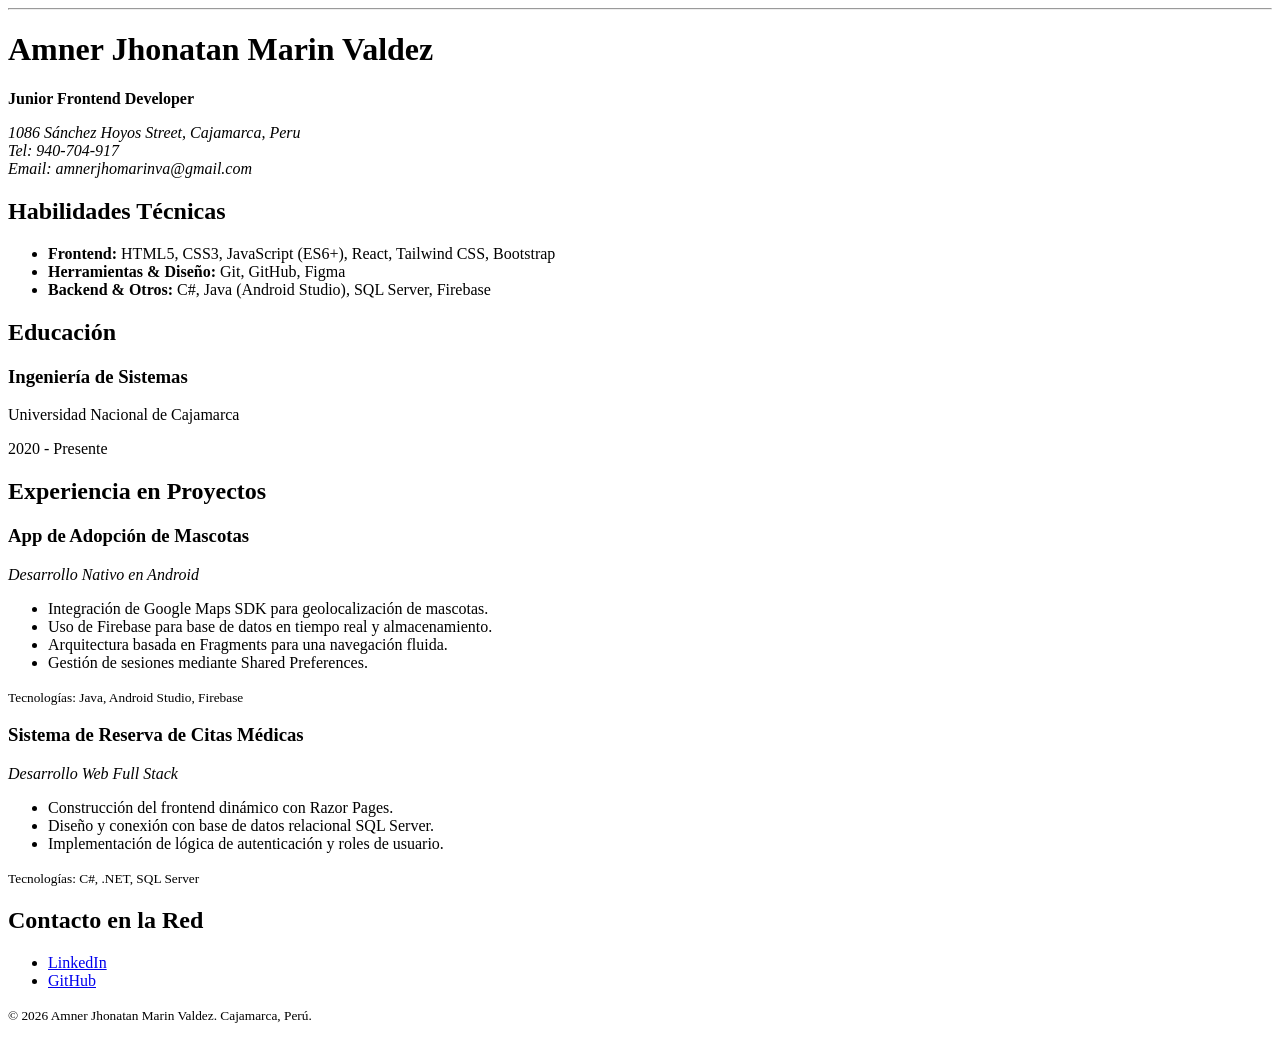
<file: 01-Single-PageCV/index.html>
<!DOCTYPE html>
<html lang="es">

<head>
    <meta charset="UTF-8">
    <meta name="viewport" content="width=device-width, initial-scale=1.0">
    <meta name="description" content="Curriculum Vitae de Amner Jhonatan Marin Valdez - Junior Frontend Developer. Estudiante de Ingeniería de Sistemas">
    <meta name="author" content="Amner Jhonatan Marin Valdez">
    <meta name="robots" content="index, follow">

    <meta property="og:title" content="Amner Jhonatan Marin Valdez | Junior Frontend Developer">
    <meta property="og:description" content="Explora mi portafolio y experiencia en desarrollo web y móvil.">
    <meta property="og:image" content="images/cv_102350.png">
    <meta property="og:url" content="http://127.0.0.1:5500/Single-PageCV/index.html">
    <meta property="og:type" content="profile">

    <link rel="icon" type="image/x-icon" href="images/cv_102350.ico"> <title>CV | Amner Jhonatan Marin Valdez</title>
</head>

<body>
    <hr>
    <header>
        <h1>Amner Jhonatan Marin Valdez</h1>
        <p><strong>Junior Frontend Developer</strong></p>
        <address>
            1086 Sánchez Hoyos Street, Cajamarca, Peru<br>
            Tel: 940-704-917<br>
            Email: amnerjhomarinva@gmail.com
        </address>
    </header>


    <main>
        <section id="skills">
            <h2>Habilidades Técnicas</h2>
            <ul>
                <li><strong>Frontend:</strong> HTML5, CSS3, JavaScript (ES6+), React, Tailwind CSS, Bootstrap</li>
                <li><strong>Herramientas & Diseño:</strong> Git, GitHub, Figma</li>
                <li><strong>Backend & Otros:</strong> C#, Java (Android Studio), SQL Server, Firebase</li>
            </ul>
        </section>

        <section id="education">
            <h2>Educación</h2>
            <article>
                <h3>Ingeniería de Sistemas</h3>
                <p>Universidad Nacional de Cajamarca</p>
                <time datetime="2020">2020</time> - Presente
            </article>
        </section>

        <section id="experience">
            <h2>Experiencia en Proyectos</h2>

            <article>
                <h3>App de Adopción de Mascotas</h3>
                <p><em>Desarrollo Nativo en Android</em></p>
                <ul>
                    <li>Integración de Google Maps SDK para geolocalización de mascotas.</li>
                    <li>Uso de Firebase para base de datos en tiempo real y almacenamiento.</li>
                    <li>Arquitectura basada en Fragments para una navegación fluida.</li>
                    <li>Gestión de sesiones mediante Shared Preferences.</li>
                </ul>
                <p><small>Tecnologías: Java, Android Studio, Firebase</small></p>
            </article>

            <article>
                <h3>Sistema de Reserva de Citas Médicas</h3>
                <p><em>Desarrollo Web Full Stack</em></p>
                <ul>
                    <li>Construcción del frontend dinámico con Razor Pages.</li>
                    <li>Diseño y conexión con base de datos relacional SQL Server.</li>
                    <li>Implementación de lógica de autenticación y roles de usuario.</li>
                </ul>
                <p><small>Tecnologías: C#, .NET, SQL Server</small></p>
            </article>
        </section>

        <section id="social">
            <h2>Contacto en la Red</h2>
            <nav>
                <ul>
                    <li><a href="https://www.linkedin.com/in/amner-marinva" target="_blank" rel="noopener">LinkedIn</a></li>
                    <li><a href="https://github.com/AmnerMarin" target="_blank" rel="noopener">GitHub</a></li>
                </ul>
            </nav>
        </section>
    </main>

    <footer>
        <p><small>&copy; 2026 Amner Jhonatan Marin Valdez. Cajamarca, Perú.</small></p>
    </footer>

</body>

</html>
</file>
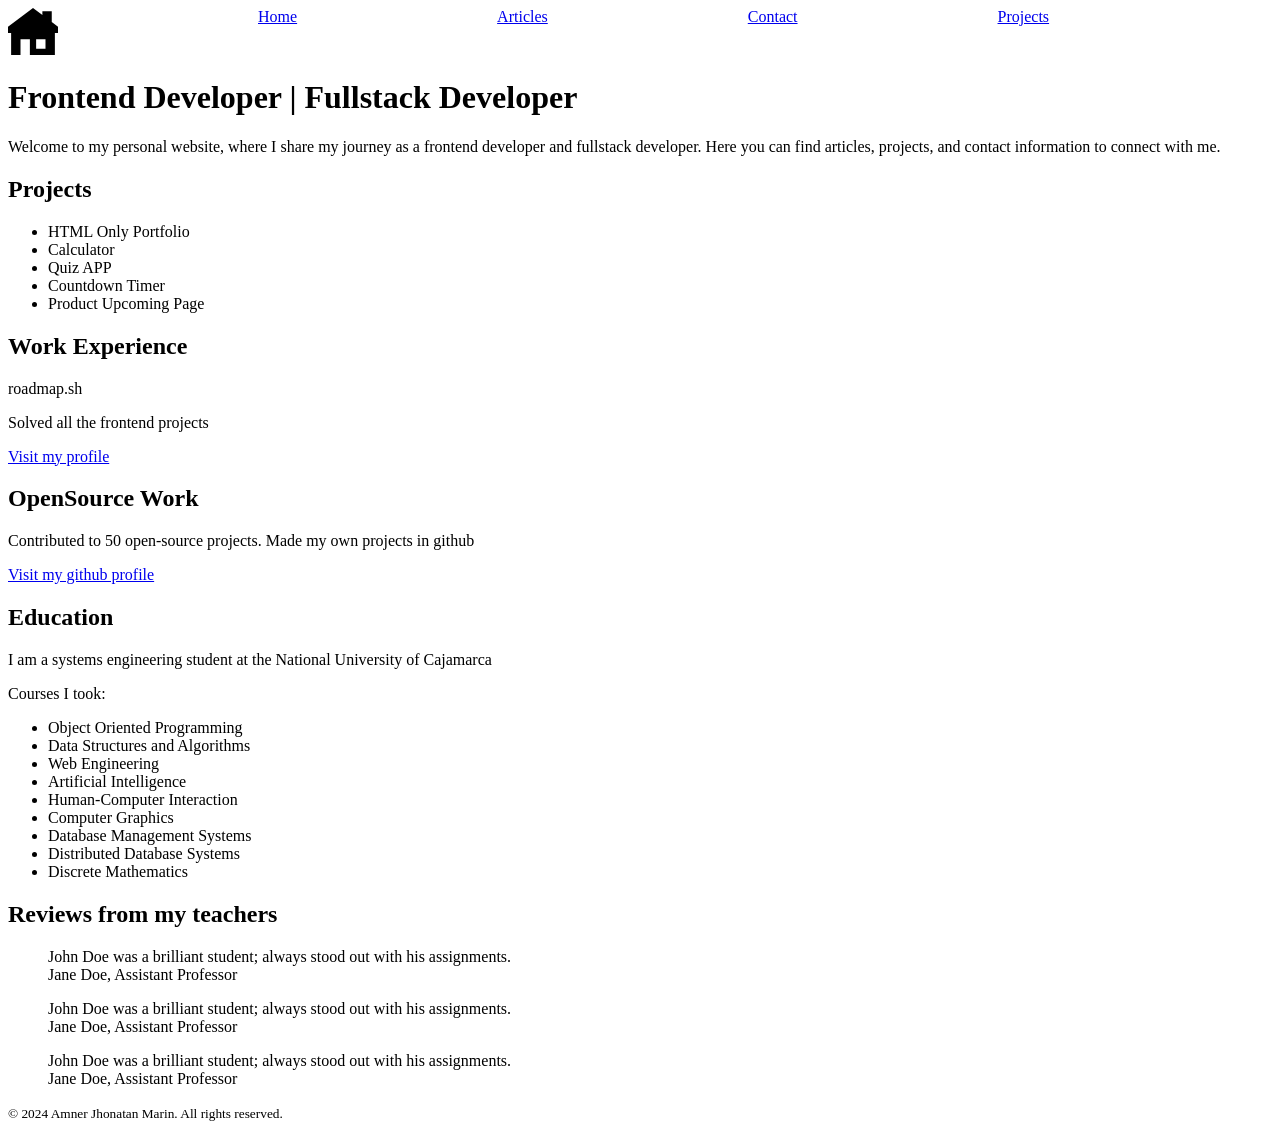
<file: 02-Basic-HTML-Website/index.html>
<!DOCTYPE html>
<html lang="en">

<head>
    <meta charset="UTF-8">
    <meta name="viewport" content="width=device-width, initial-scale=1.0">
    <title>Basic HTML Website | Home</title>
    <link rel="stylesheet" href="styles.css">
    <meta name="author" content="Amner Jhonatan Marin">
    <meta name="description"
        content="Personal website of Amner Jhonatan Marin, a frontend developer and fullstack developer. Here you can find articles, projects, and contact information to connect with me.">
    <meta name="keywords"
        content="frontend developer, fullstack developer, personal website, articles, projects, contact information">
</head>

<body>
    <nav>
        <img src="home.svg" alt="home" width="50">
        <a href="index.html">Home</a>
        <a href="articles.html">Articles</a>
        <a href="contact.html">Contact</a>
        <a href="projects.html">Projects</a>
    </nav>

    <header>
        <h1>Frontend Developer | Fullstack Developer</h1>
        <p>Welcome to my personal website, where I share my journey as a frontend developer and fullstack developer.
            Here you can find articles, projects, and contact information to connect with me.</p>
    </header>

    <main>
        <section>
            <article>
                <h2>Projects</h2>
                <ul>
                    <li>HTML Only Portfolio</li>
                    <li>Calculator</li>
                    <li>Quiz APP</li>
                    <li>Countdown Timer</li>
                    <li>Product Upcoming Page</li>
                </ul>
            </article>

            <article>
                <h2>Work Experience</h2>
                <p>roadmap.sh</p>
                <p>Solved all the frontend projects</p>
                <a href="https://roadmap.sh/u/amnermarin" rel="noopener noreferrer nofollow" target="_blank">Visit my
                    profile</a>
            </article>

            <article>
                <h2>OpenSource Work</h2>
                <p>Contributed to 50 open-source projects. Made my own projects in github</p>
                <a href="https://github.com/AmnerMarin" rel="noopener noreferrer nofollow" target="_blank">Visit my
                    github profile</a>
            </article>

            <article>
                <h2>Education</h2>
                <p>I am a systems engineering student at the National University of Cajamarca</p>
                <p>Courses I took:</p>
                <ul>
                    <li>Object Oriented Programming</li>
                    <li>Data Structures and Algorithms</li>
                    <li>Web Engineering</li>
                    <li>Artificial Intelligence</li>
                    <li>Human-Computer Interaction</li>
                    <li>Computer Graphics</li>
                    <li>Database Management Systems</li>
                    <li>Distributed Database Systems</li>
                    <li>Discrete Mathematics</li>
                </ul>
            </article>
        </section>

        <aside>
            <h2>Reviews from my teachers</h2>
            <blockquote>
                <p>John Doe was a brilliant student; always stood out with his assignments.<br>
                    Jane Doe, Assistant Professor</p>
            </blockquote>
            <blockquote>
                <p>John Doe was a brilliant student; always stood out with his assignments.<br>
                    Jane Doe, Assistant Professor</p>
            </blockquote>
            <blockquote>
                <p>John Doe was a brilliant student; always stood out with his assignments.<br>
                    Jane Doe, Assistant Professor</p>
            </blockquote>
        </aside>
    </main>

    <footer>
        <small>&copy; 2024 Amner Jhonatan Marin. All rights reserved.</small>
    </footer>
</body>

</html>
</file>
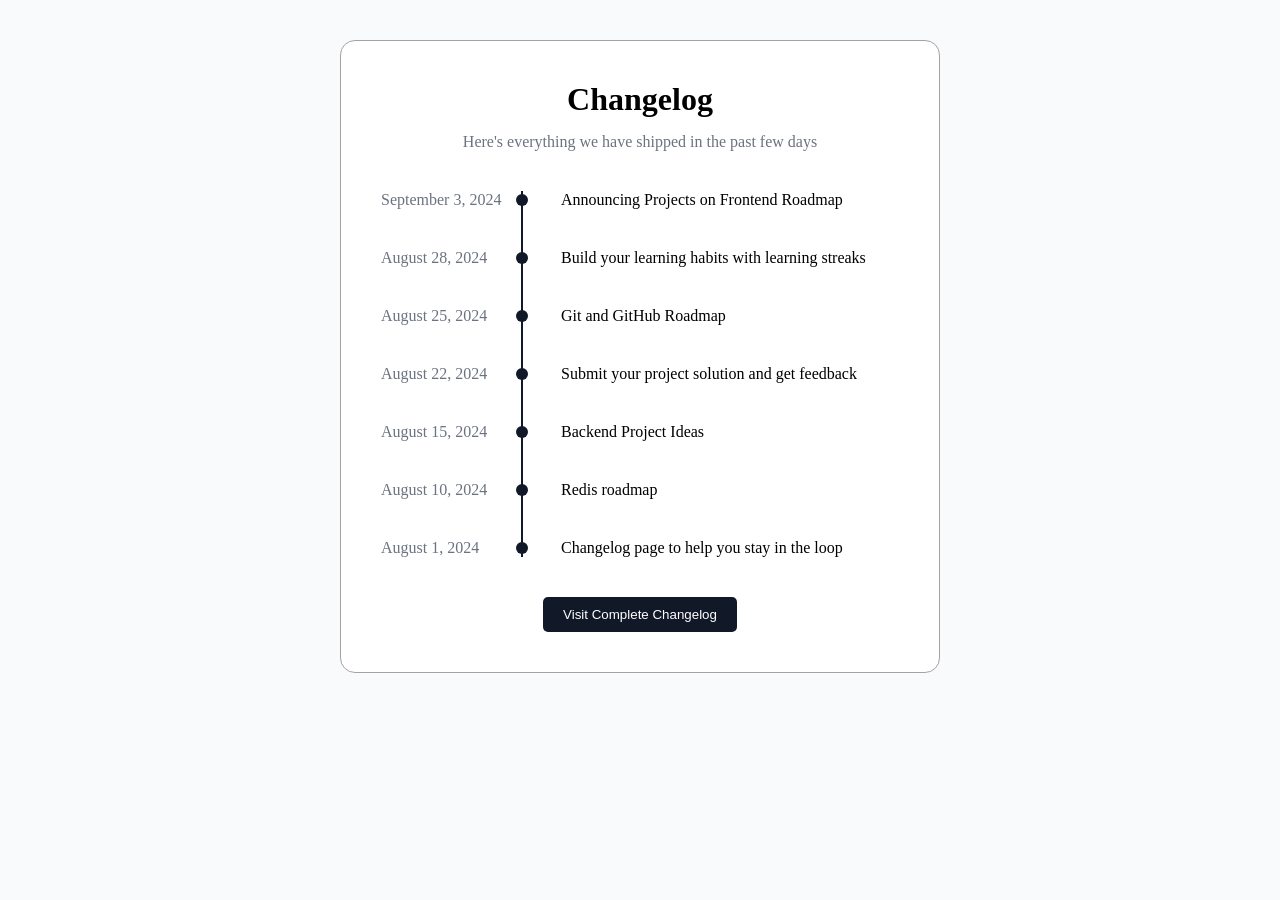
<file: 03-Changelog-Component/index.html>
<!DOCTYPE html>
<html lang="en">
<head>
    <meta charset="UTF-8">
    <meta name="viewport" content="width=device-width, initial-scale=1.0">
    <title>Changelog UI</title>
    <link rel="stylesheet" href="styles.css">
</head>
<body>

    <main class="changelog-container">
        <header class="changelog-header">
            <h1>Changelog</h1>
            <p>Here's everything we have shipped in the past few days</p>
        </header>

        <ul class="timeline">
            <li class="timeline-item">
                <time datetime="2024-09-03">September 3, 2024</time>
                <div class="content">Announcing Projects on Frontend Roadmap</div>
            </li>
            <li class="timeline-item">
                <time datetime="2024-08-28">August 28, 2024</time>
                <div class="content">Build your learning habits with learning streaks</div>
            </li>
            <li class="timeline-item">
                <time datetime="2024-08-25">August 25, 2024</time>
                <div class="content">Git and GitHub Roadmap</div>
            </li>
            <li class="timeline-item">
                <time datetime="2024-08-22">August 22, 2024</time>
                <div class="content">Submit your project solution and get feedback</div>
            </li>
            <li class="timeline-item">
                <time datetime="2024-08-15">August 15, 2024</time>
                <div class="content">Backend Project Ideas</div>
            </li>
            <li class="timeline-item">
                <time datetime="2024-08-10">August 10, 2024</time>
                <div class="content">Redis roadmap</div>
            </li>
            <li class="timeline-item">
                <time datetime="2024-08-01">August 1, 2024</time>
                <div class="content">Changelog page to help you stay in the loop</div>
            </li>
        </ul>

        <button class="btn-visit">Visit Complete Changelog</button>
    </main>
</body>
</html>
</file>
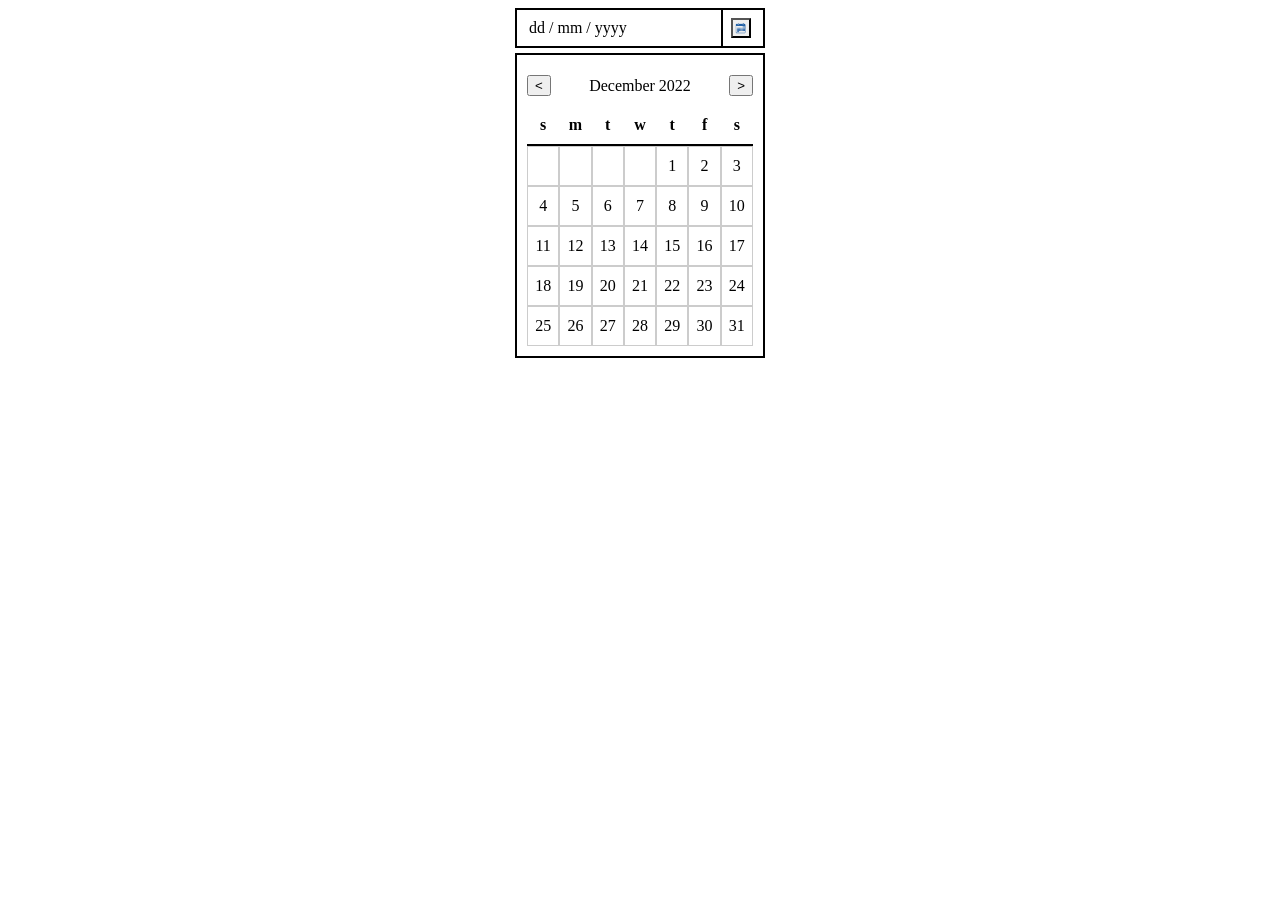
<file: 04-DatePicker-UI/index.html>
<!DOCTYPE html>
<html lang="es">

<head>
    <meta charset="UTF-8">
    <meta name="viewport" content="width=device-width, initial-scale=1.0">
    <title>Simple DatePicker</title>
    <link rel="stylesheet" href="styles.css">
</head>

<body>
    <main>
        <div class="date-input">
            <span>dd / mm / yyyy</span>
            <button alt="calendar" class="icon">
        </div>

        <div class="calendar-card">
            <header class="calendar-header">
                <button class="arrow">&lt;</button>
                <span class="month-year">December 2022</span>
                <button class="arrow">&gt;</button>
            </header>

            <div class="calendar-grid">
                <div class="day-label">s</div>
                <div class="day-label">M</div>
                <div class="day-label">T</div>
                <div class="day-label">W</div>
                <div class="day-label">T</div>
                <div class="day-label">F</div>
                <div class="day-label">S</div>

                <div class="date-cell empty"></div>
                <div class="date-cell empty"></div>
                <div class="date-cell empty"></div>
                <div class="date-cell empty"></div>

                <div class="date-cell">1</div>
                <div class="date-cell">2</div>
                <div class="date-cell">3</div>
                <div class="date-cell">4</div>
                <div class="date-cell">5</div>
                <div class="date-cell">6</div>
                <div class="date-cell">7</div>
                <div class="date-cell">8</div>
                <div class="date-cell">9</div>
                <div class="date-cell">10</div>
                <div class="date-cell">11</div>
                <div class="date-cell">12</div>
                <div class="date-cell">13</div>
                <div class="date-cell">14</div>
                <div class="date-cell">15</div>
                <div class="date-cell">16</div>
                <div class="date-cell">17</div>
                <div class="date-cell">18</div>
                <div class="date-cell">19</div>
                <div class="date-cell">20</div>
                <div class="date-cell">21</div>
                <div class="date-cell">22</div>
                <div class="date-cell">23</div>
                <div class="date-cell">24</div>
                <div class="date-cell">25</div>
                <div class="date-cell">26</div>
                <div class="date-cell">27</div>
                <div class="date-cell">28</div>
                <div class="date-cell">29</div>
                <div class="date-cell">30</div>
                <div class="date-cell">31</div>
            </div>
        </div>
    </main>
</body>

</html>
</file>
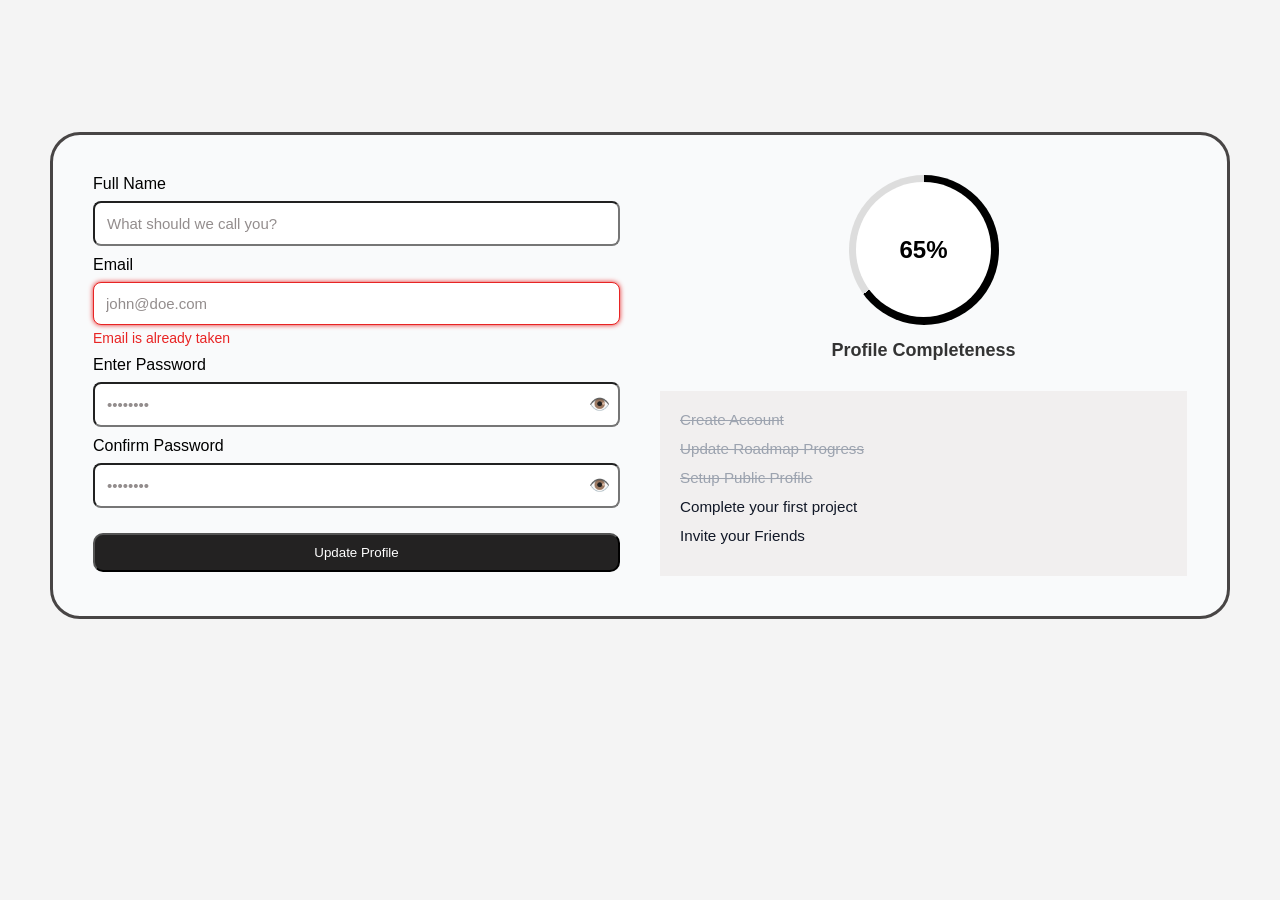
<file: 05-Accesible-Form-UI/index.html>
<!DOCTYPE html>
<html lang="es">

<head>
    <meta charset="UTF-8">
    <meta name="viewport" content="width=device-width, initial-scale=1.0">
    <title>Accesible From UI</title>
    <link rel="stylesheet" href="styles.css">
</head>

<body>
    <main>
        <form class="profile-form" action="#" method="POST">

            <div class="form-group">
                <label for="fullName">Full Name</label>
                <input type="text" id="fullName" value="What should we call you?">
            </div>

            <div class="form-group">
                <label for="email">Email</label>
                <input type="email" id="email" class="input-error" value="john@doe.com" aria-invalid="true"
                    aria-describedby="email-error">
                <span id="email-error" class="error-message">Email is already taken</span>
            </div>

            <div class="form-group password-group">
                <label for="password">Enter Password</label>
                <div class="input-wrapper">
                    <input type="password" id="password" value="xxxxxxxx">
                    <button type="button" class="toggle-password" aria-label="Show password">👁️</button>
                </div>
            </div>

            <div class="form-group password-group">
                <label for="confirmPassword">Confirm Password</label>
                <div class="input-wrapper">
                    <input type="password" id="confirmPassword" value="xxxxxxxx">
                    <button type="button" class="toggle-password" aria-label="Show password">👁️</button>
                </div>
            </div>

            <button type="submit" class="btn-submit">Update Profile</button>
        </form>

        <aside class="profile-sidebar">
            <div class="progress-wrapper">
                <div class="progress-circle" >
                    <span class="progress-text">65%</span>
                </div>
                <h2 class="progress-title">Profile Completeness</h2>
            </div>

            <div class="checklist-card">
                <ul class="checklist">
                    <li class="completed">Create Account</li>
                    <li class="completed">Update Roadmap Progress</li>
                    <li class="completed">Setup Public Profile</li>
                    <li>Complete your first project</li>
                    <li>Invite your Friends</li>
                </ul>
            </div>
        </aside>
    </main>
</body>

</html>
</file>
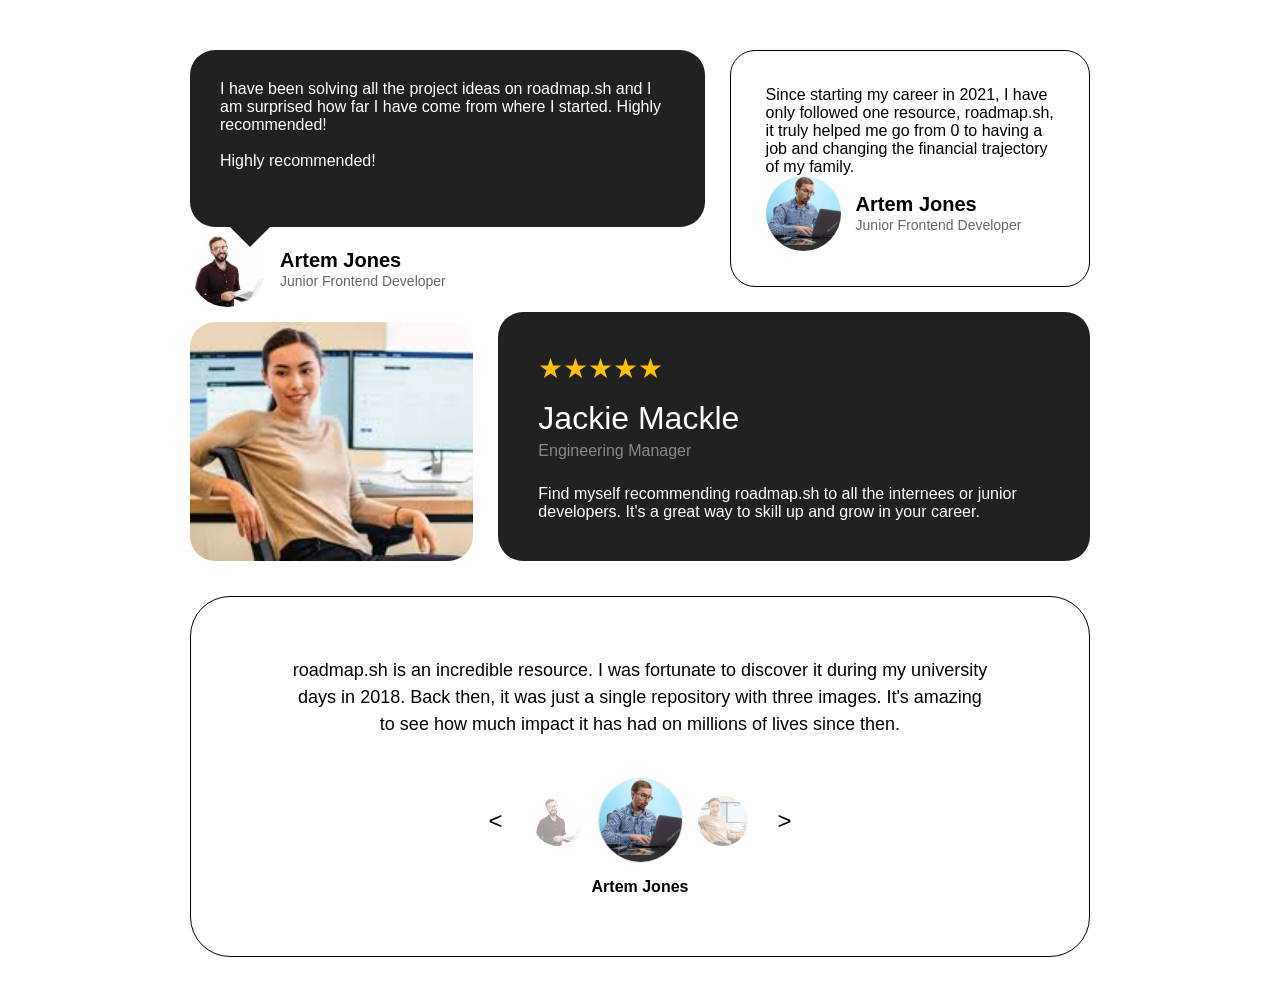
<file: 06-Testimonial-Cards/index.html>
<!DOCTYPE html>
<html lang="es">

<head>
    <meta charset="UTF-8">
    <meta name="viewport" content="width=device-width, initial-scale=1.0">
    <title>Testimonial Cards</title>
    <link rel="stylesheet" href="styles.css">
</head>

<body>
    <section class="testimonial-grid">

        <div class="card-dark">
            <div class="card-body">
                <p>I have been solving all the project ideas on roadmap.sh and I am surprised how far I have come from where I started. Highly recommended!</p><br>
                <p>Highly recommended!</p>
            </div>
            <div class="card-footer user">
                <img src="images/images (2).jpg" alt="Artem" class="avatar">
                <div class="info">
                    <h4>Artem Jones</h4>
                    <span>Junior Frontend Developer</span>
                </div>
            </div>
        </div>

        <div class="card white">
            <div class="card-body">
                <p>Since starting my career in 2021, I have only followed one resource, roadmap.sh, it truly helped me go from 0 to having a job and changing the financial trajectory of my family.</p>
            </div>
            <div class="card-footer">
                <img src="images/profile2.jpg" alt="Artem" class="avatar">
                <div class="info">
                    <h4>Artem Jones</h4>
                    <span>Junior Frontend Developer</span>
                </div>
            </div>
        </div>

        <div class="image-only">
            <img src="images/profile3.jpg" alt="Jackie">
        </div>

        <div class="card card-dark">
            <div class="stars" data-value="5">★★★★★</div>
            <h4>Jackie Mackle</h4>
            <span class="role-only">Engineering Manager</span>
            <p>Find myself recommending roadmap.sh to all the internees or junior developers. It's a great way to skill up and grow in your career.</p>
        </div>

        <div class="card full-width">
            <p class="main-text">roadmap.sh is an incredible resource. I was fortunate to discover it during my university days in 2018. Back then, it was just a single repository with three images. It's amazing to see how much impact it has had on millions of lives since then.</p>

            <div class="carousel">
                <button class="prev-btn">&lt;</button>
                <div class="avatar-group">
                    <img src="images/images (2).jpg" class="sml">
                    <img src="images/profile2.jpg" class="active">
                    <img src="images/profile3.jpg" class="sml">
                </div>
                <button class="next-btn">&gt;</button>
            </div>
            <h4>Artem Jones</h4>
        </div>

    </section>

</body>

</html>
</file>
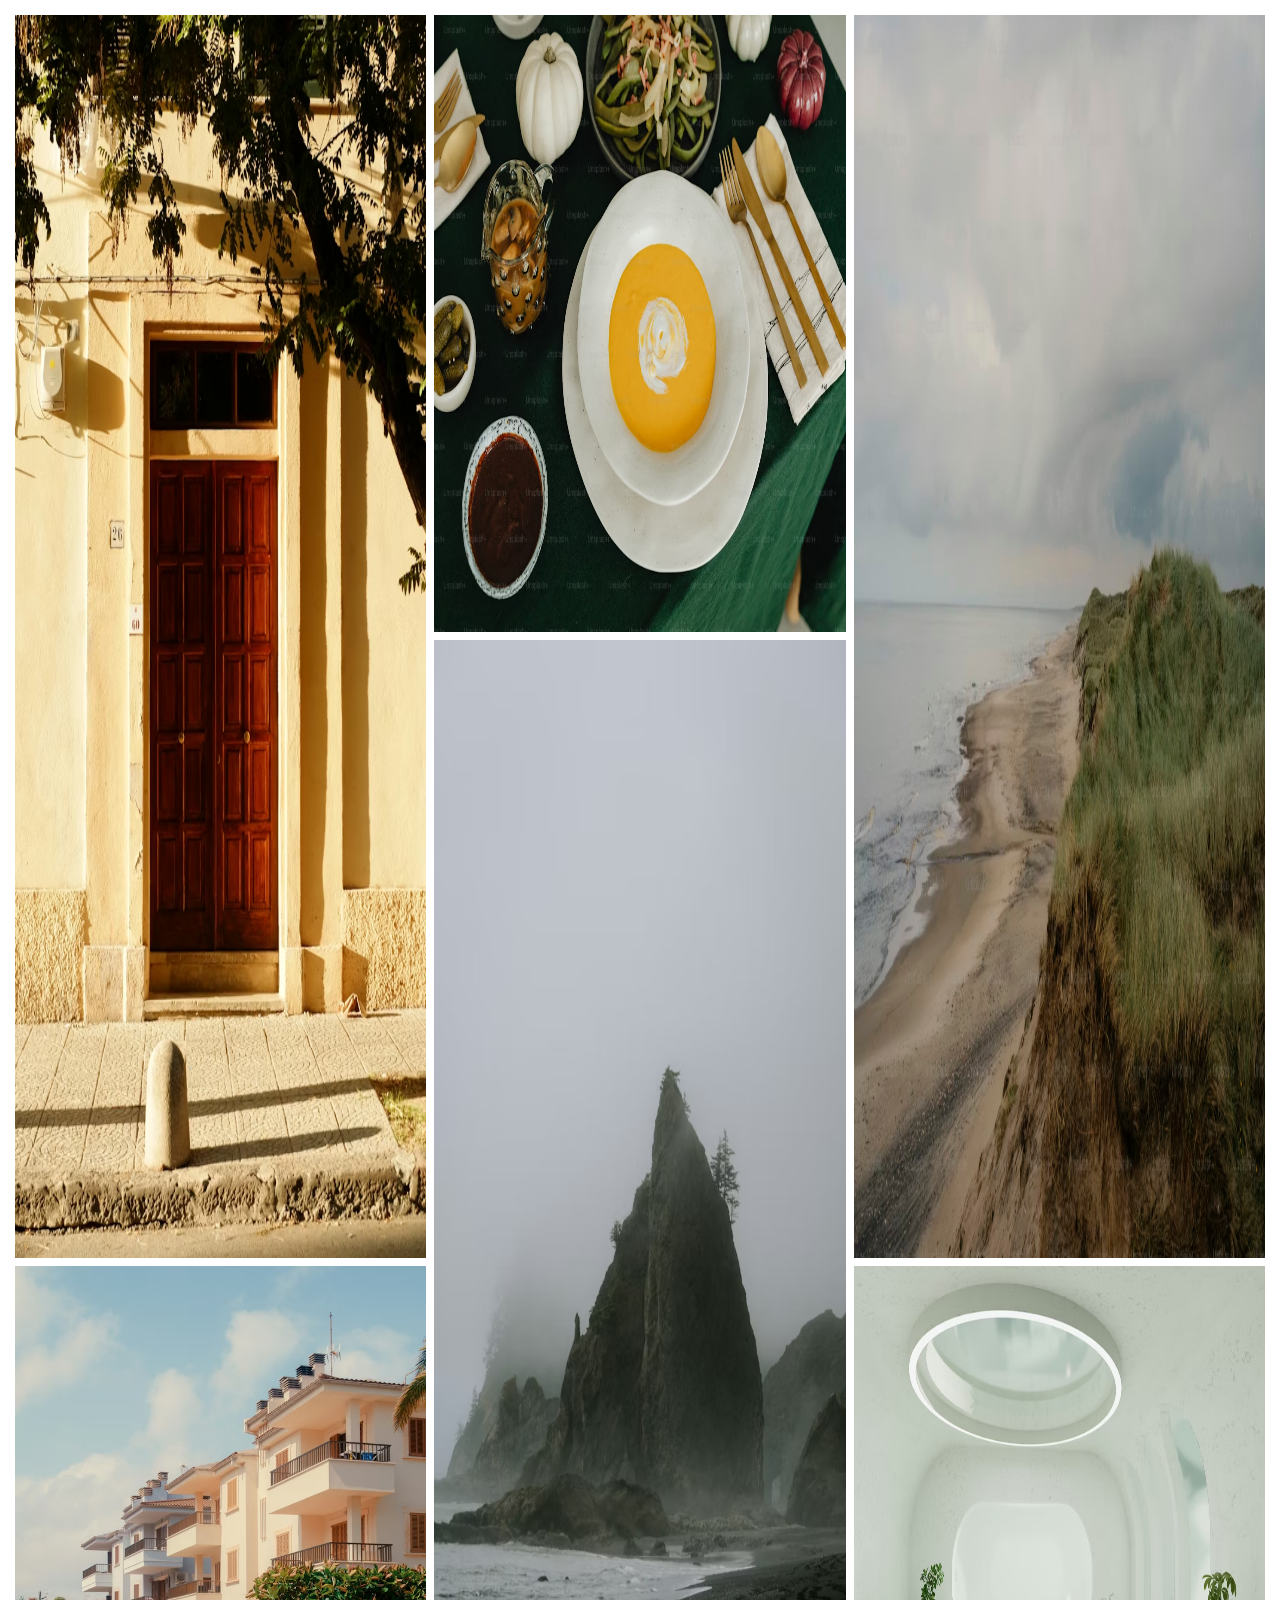
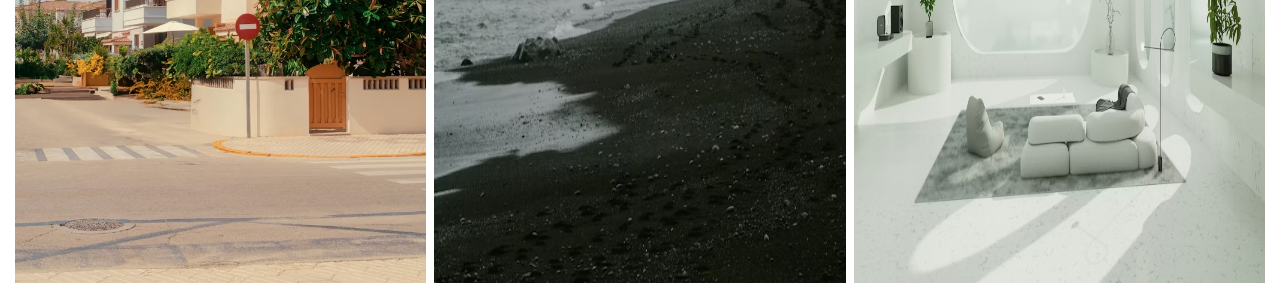
<file: 07-Image-Grid-layout/index.html>
<!DOCTYPE html>
<html lang="es">

<head>
    <meta charset="UTF-8">
    <meta name="viewport" content="width=device-width, initial-scale=1.0">
    <title>Image Grid Layout</title>
    <link rel="stylesheet" href="style.css">
</head>

<body>
    <div class="grid-container">
        <img src="assets/building.avif">
        <img src="assets/table.avif">
        <img src="assets/view.avif">

        <img src="assets/row.avif">
        <img src="assets/foggy.avif">

        <img src="assets/living-room.avif">

    </div>
</body>

</html>
</file>
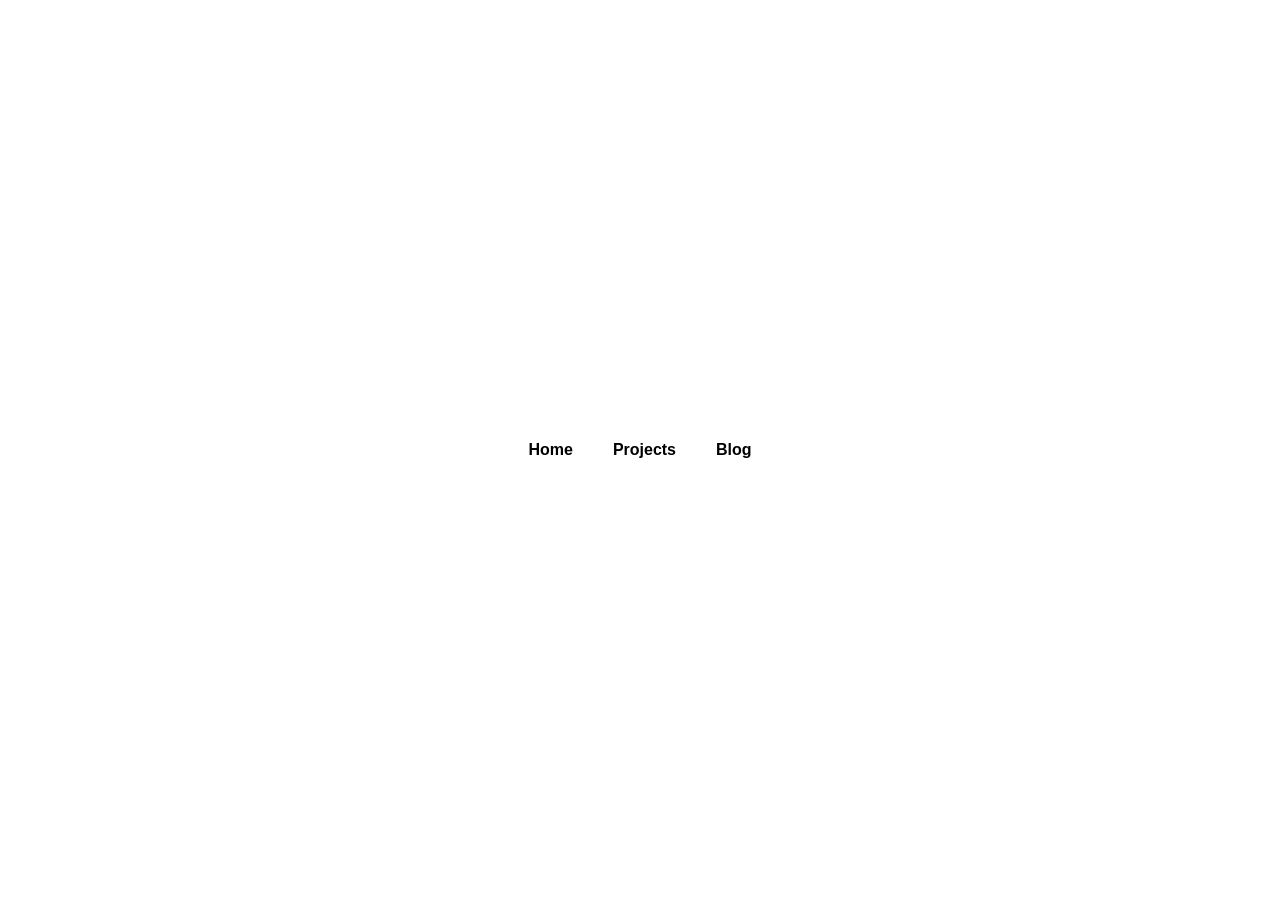
<file: 08-Tooltip-UI/index.html>
<!DOCTYPE html>
<html lang="es">
<head>
    <meta charset="UTF-8">
    <meta name="viewport" content="width=device-width, initial-scale=1.0">
    <title>ToolTip UI</title>
    <link rel="stylesheet" href="style.css">
</head>
<body>
    <main class="toolbar-container">
        <nav>
            <ul>
                <li class="item-con-tooltip">
                    <p>Home</p>
                    <div class="tooltip">Here is home</div>
                </li>
                <li class="item-con-tooltip">
                    <p>Projects</p>
                    <div class="tooltip">Here is everything I have built</div>
                </li>
                <li class="item-con-tooltip">
                    <p>Blog</p>
                    <div class="tooltip">Here is blog</div>
                </li>
            </ul>
        </nav>
    </main>
</body>
</html>
</file>
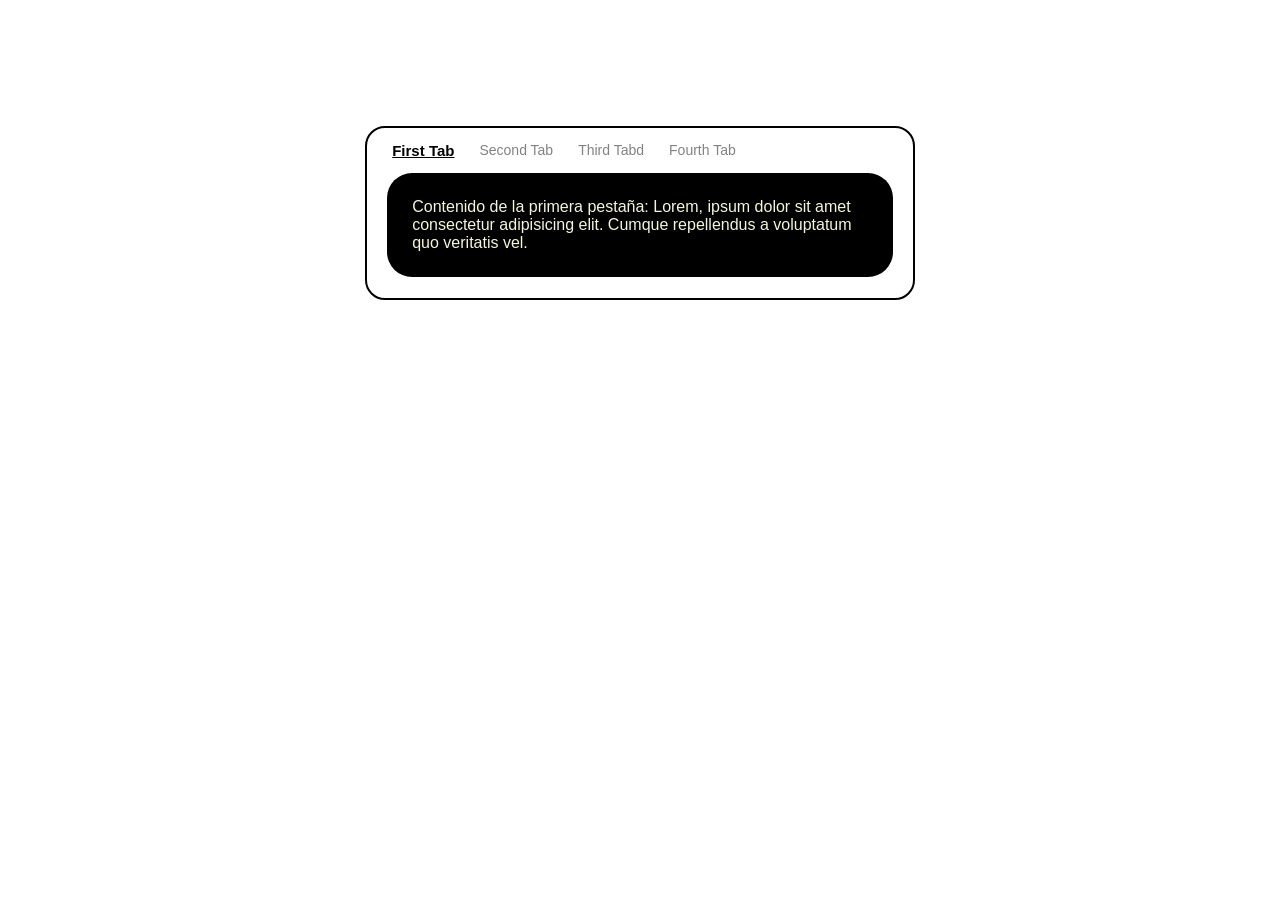
<file: 09-Tabs/index.html>
<!DOCTYPE html>
<html lang="es">
<head>
    <meta charset="UTF-8">
    <meta name="viewport" content="width=device-width, initial-scale=1.0">
    <title>Document</title>
    <link rel="stylesheet" href="style.css">
</head>
<body>
    <main class="tabs-container">
        <nav>
            <ul>
                <li>First Tab</li>
                <li>Second Tab</li>
                <li>Third Tabd</li>
                <li>Fourth Tab</li>
            </ul>
        </nav>
        <section>
            <article>
            </article>
        </section>
    </main>

    <script src="script.js"></script>
</body>
</html>
</file>
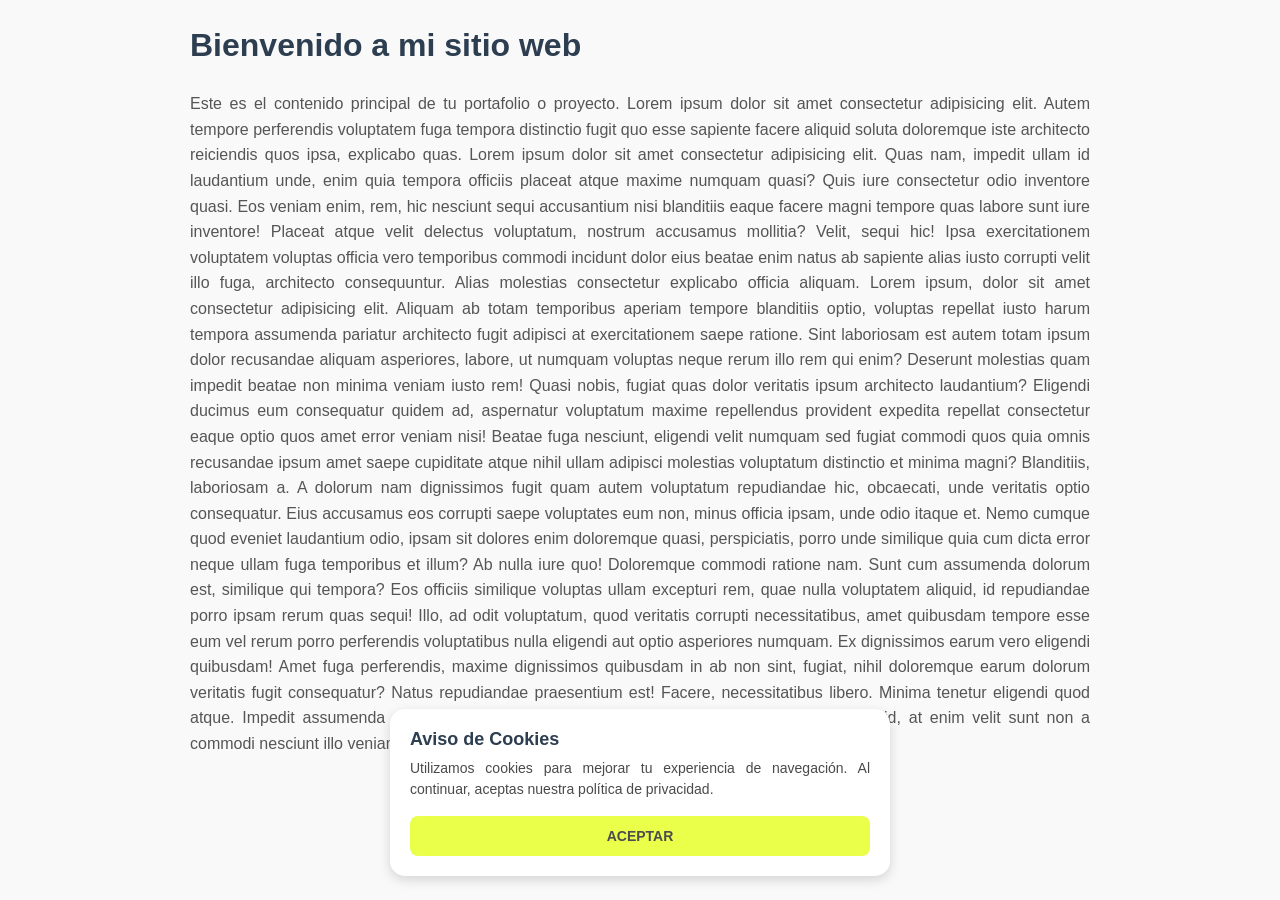
<file: 10-Cookies-consent/index.html>
<!DOCTYPE html>
<html lang="es">

<head>
    <meta charset="UTF-8">
    <meta name="viewport" content="width=device-width, initial-scale=1.0">
    <title>Mi Sitio Web</title>
    <link rel="stylesheet" href="style.css">
</head>

<body>
    <main >
        <h1>Bienvenido a mi sitio web</h1>
        <p>Este es el contenido principal de tu portafolio o proyecto.
            Lorem ipsum dolor sit amet consectetur adipisicing elit. Autem tempore perferendis voluptatem fuga tempora distinctio fugit quo esse sapiente facere aliquid soluta doloremque iste architecto reiciendis quos ipsa, explicabo quas.
            Lorem ipsum dolor sit amet consectetur adipisicing elit. Quas nam, impedit ullam id laudantium unde, enim quia tempora officiis placeat atque maxime numquam quasi? Quis iure consectetur odio inventore quasi.
            Eos veniam enim, rem, hic nesciunt sequi accusantium nisi blanditiis eaque facere magni tempore quas labore sunt iure inventore! Placeat atque velit delectus voluptatum, nostrum accusamus mollitia? Velit, sequi hic!
            Ipsa exercitationem voluptatem voluptas officia vero temporibus commodi incidunt dolor eius beatae enim natus ab sapiente alias iusto corrupti velit illo fuga, architecto consequuntur. Alias molestias consectetur explicabo officia aliquam.
            Lorem ipsum, dolor sit amet consectetur adipisicing elit. Aliquam ab totam temporibus aperiam tempore blanditiis optio, voluptas repellat iusto harum tempora assumenda pariatur architecto fugit adipisci at exercitationem saepe ratione.
            Sint laboriosam est autem totam ipsum dolor recusandae aliquam asperiores, labore, ut numquam voluptas neque rerum illo rem qui enim? Deserunt molestias quam impedit beatae non minima veniam iusto rem!
            Quasi nobis, fugiat quas dolor veritatis ipsum architecto laudantium? Eligendi ducimus eum consequatur quidem ad, aspernatur voluptatum maxime repellendus provident expedita repellat consectetur eaque optio quos amet error veniam nisi!
            Beatae fuga nesciunt, eligendi velit numquam sed fugiat commodi quos quia omnis recusandae ipsum amet saepe cupiditate atque nihil ullam adipisci molestias voluptatum distinctio et minima magni? Blanditiis, laboriosam a.
            A dolorum nam dignissimos fugit quam autem voluptatum repudiandae hic, obcaecati, unde veritatis optio consequatur. Eius accusamus eos corrupti saepe voluptates eum non, minus officia ipsam, unde odio itaque et.
            Nemo cumque quod eveniet laudantium odio, ipsam sit dolores enim doloremque quasi, perspiciatis, porro unde similique quia cum dicta error neque ullam fuga temporibus et illum? Ab nulla iure quo!
            Doloremque commodi ratione nam. Sunt cum assumenda dolorum est, similique qui tempora? Eos officiis similique voluptas ullam excepturi rem, quae nulla voluptatem aliquid, id repudiandae porro ipsam rerum quas sequi!
            Illo, ad odit voluptatum, quod veritatis corrupti necessitatibus, amet quibusdam tempore esse eum vel rerum porro perferendis voluptatibus nulla eligendi aut optio asperiores numquam. Ex dignissimos earum vero eligendi quibusdam!
            Amet fuga perferendis, maxime dignissimos quibusdam in ab non sint, fugiat, nihil doloremque earum dolorum veritatis fugit consequatur? Natus repudiandae praesentium est! Facere, necessitatibus libero. Minima tenetur eligendi quod atque.
            Impedit assumenda nulla molestiae quas libero consequatur maiores magni cum aliquid, at enim velit sunt non a commodi nesciunt illo veniam odit asperiores odio sequi dolores culpa. Magni, vero voluptatem!
        </p>
    </main>

    <aside class="cookie-popup hidden" aria-label="Aviso de cookies">
        <div class="cookie-container">
            <div class="cookie-text">
                <h2>Aviso de Cookies</h2>
                <p class="cookie-content">Utilizamos cookies para mejorar tu experiencia de navegación. Al continuar, aceptas nuestra política de privacidad.</p>
            </div>
            <button class="btn-aceptar">Aceptar</button>
        </div>
    </aside>

    <script src="script.js"></script>
</body>

</html>
</file>
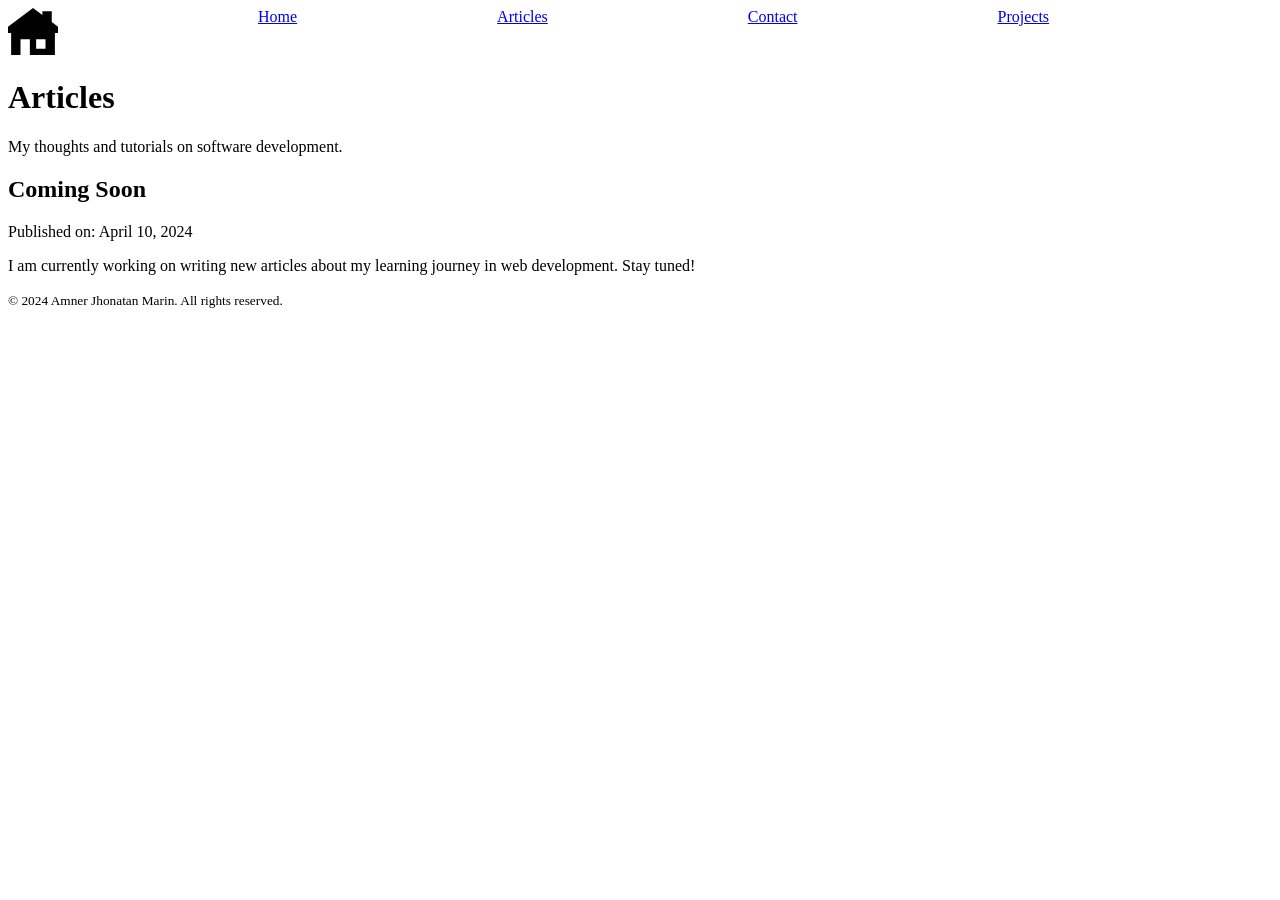
<file: 02-Basic-HTML-Website/articles.html>
<!DOCTYPE html>
<html lang="en">

<head>
    <meta charset="UTF-8">
    <meta name="viewport" content="width=device-width, initial-scale=1.0">
    <title>Basic HTML Website | Articles</title>
    <link rel="stylesheet" href="styles.css">
    <meta name="author" content="Amner Jhonatan Marin">
    <meta name="description"
        content="Read articles about frontend development, fullstack engineering, and coding tips by Amner Jhonatan Marin.">
    <meta name="keywords" content="blog, programming articles, frontend tips, tech blog">
</head>

<body>
    <nav>
        <img src="home.svg" alt="home" width="50">
        <a href="index.html">Home</a>
        <a href="articles.html">Articles</a>
        <a href="contact.html">Contact</a>
        <a href="projects.html">Projects</a>
    </nav>

    <header>
        <h1>Articles</h1>
        <p>My thoughts and tutorials on software development.</p>
    </header>

    <main>
        <section>
            <article>
                <header>
                    <h2>Coming Soon</h2>
                    <p>Published on: <time datetime="2024-04-10">April 10, 2024</time></p>
                </header>
                <p>I am currently working on writing new articles about my learning journey in web development. Stay
                    tuned!</p>
            </article>
        </section>
    </main>

    <footer>
        <small>&copy; 2024 Amner Jhonatan Marin. All rights reserved.</small>
    </footer>
</body>

</html>
</file>
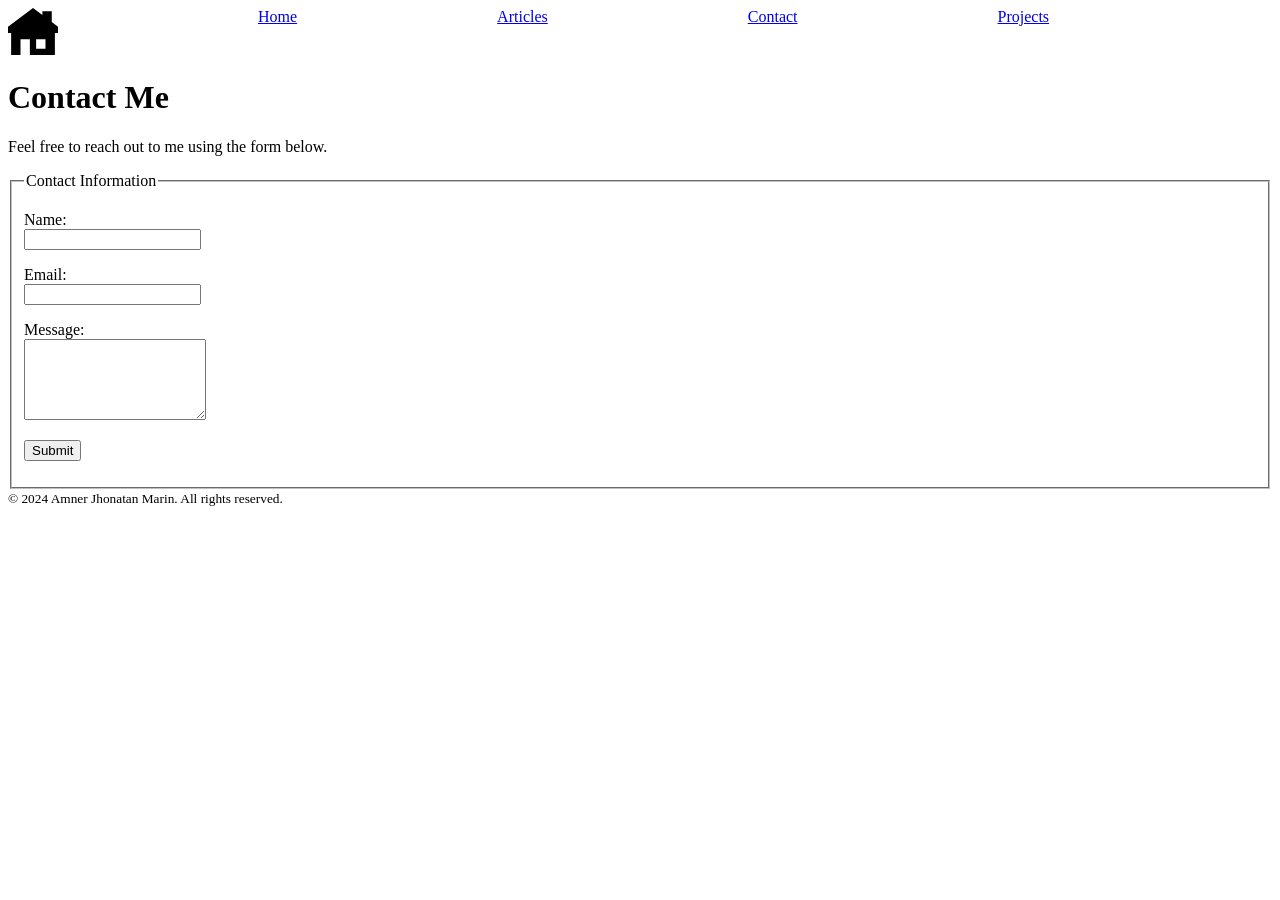
<file: 02-Basic-HTML-Website/contact.html>
<!DOCTYPE html>
<html lang="en">

<head>
    <meta charset="UTF-8">
    <meta name="viewport" content="width=device-width, initial-scale=1.0">
    <title>Basic HTML Website | Contact</title>
    <link rel="stylesheet" href="styles.css">
    <meta name="author" content="Amner Jhonatan Marin">
    <meta name="description" content="Contact Amner Jhonatan Marin for opportunities, projects, or collaborations.">
    <meta name="keywords" content="contact, frontend developer, hire developer">
</head>

<body>
    <nav>
        <img src="home.svg" alt="home" width="50">
        <a href="index.html">Home</a>
        <a href="articles.html">Articles</a>
        <a href="contact.html">Contact</a>
        <a href="projects.html">Projects</a>
    </nav>

    <header>
        <h1>Contact Me</h1>
        <p>Feel free to reach out to me using the form below.</p>
    </header>

    <main>
        <section>
            <form action="#" method="POST">
                <fieldset>
                    <legend>Contact Information</legend>

                    <p>
                        <label for="name">Name:</label><br>
                        <input type="text" id="name" name="name" required>
                    </p>

                    <p>
                        <label for="email">Email:</label><br>
                        <input type="email" id="email" name="email" required>
                    </p>

                    <p>
                        <label for="message">Message:</label><br>
                        <textarea id="message" name="message" rows="5" required></textarea>
                    </p>

                    <p>
                        <button type="submit">Submit</button>
                    </p>
                </fieldset>
            </form>
        </section>
    </main>

    <footer>
        <small>&copy; 2024 Amner Jhonatan Marin. All rights reserved.</small>
    </footer>
</body>

</html>
</file>
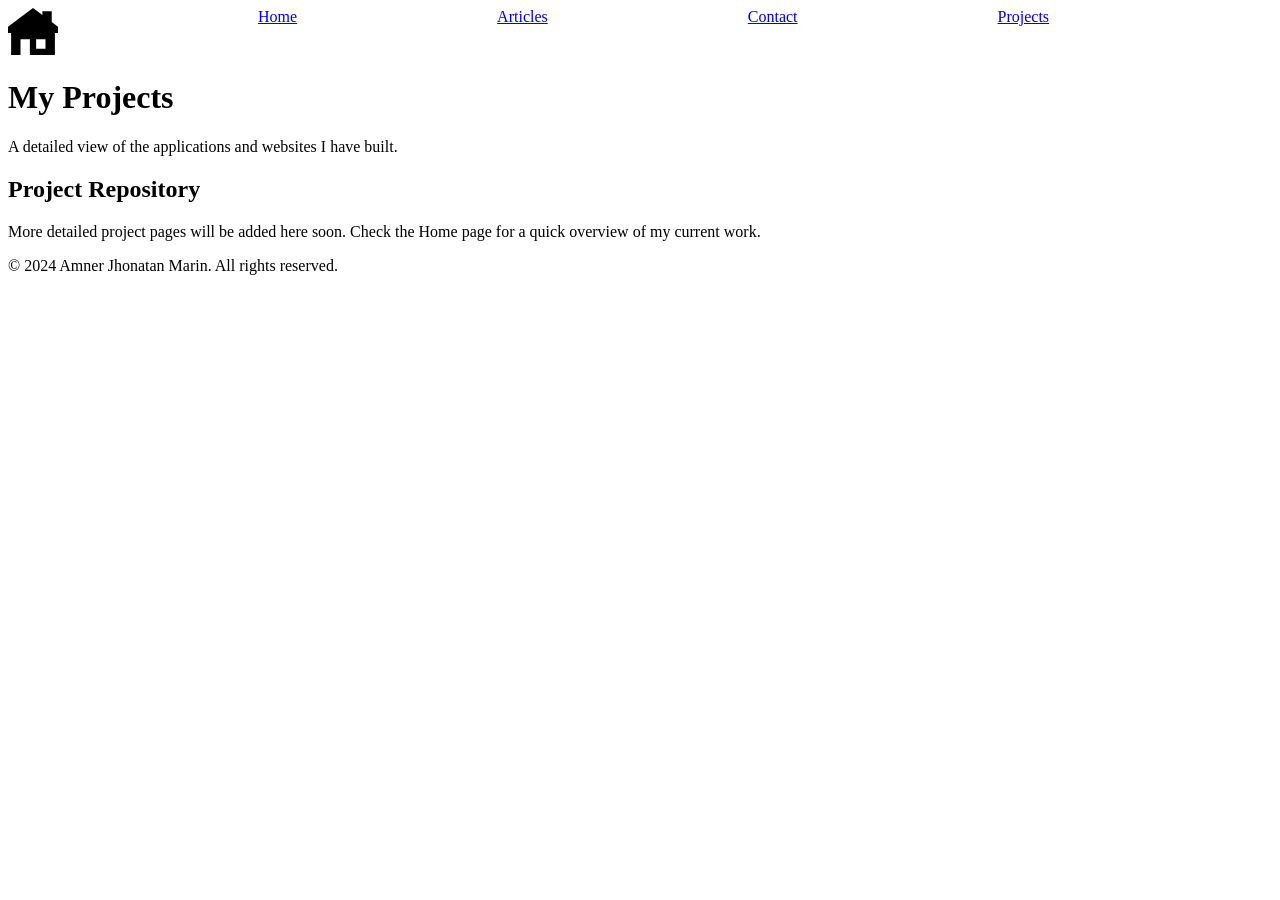
<file: 02-Basic-HTML-Website/projects.html>
<!DOCTYPE html>
<html lang="en">
<head>
    <meta charset="UTF-8">
    <meta name="viewport" content="width=device-width, initial-scale=1.0">
    <title>Basic HTML Website | Projects</title>
    <link rel="stylesheet" href="styles.css">
    <meta name="author" content="Amner Jhonatan Marin">
    <meta name="description" content="Explore the portfolio and web development projects built by Amner Jhonatan Marin.">
    <meta name="keywords" content="projects, portfolio, web development, html, css">
</head>
<body>
    <nav>
        <img src="home.svg" alt="home" width="50">
        <a href="index.html">Home</a>
        <a href="articles.html">Articles</a>
        <a href="contact.html">Contact</a>
        <a href="projects.html">Projects</a>
    </nav>

    <header>
        <h1>My Projects</h1>
        <p>A detailed view of the applications and websites I have built.</p>
    </header>

    <main>
        <section>
            <article>
                <h2>Project Repository</h2>
                <p>More detailed project pages will be added here soon. Check the Home page for a quick overview of my current work.</p>
                </article>
        </section>
    </main>

    <footer>
        <p>&copy; 2024 Amner Jhonatan Marin. All rights reserved.</p>
    </footer>
</body>
</html>
</file>
<file: 02-Basic-HTML-Website/styles.css>
nav{
    display: flex;
    gap: 200px;
}
p{
    font-size: medium;
}
</file>
<file: 03-Changelog-Component/styles.css>
* {
    margin: 0;
    box-sizing: border-box;
    padding: 0;
}

body {
    display: flex;
    justify-content: center;
    padding: 40px 20px;
    background-color: #f9fafb;
}

.changelog-container {
    border: 1px solid #a4a2a2;
    border-radius: 15px;
    background-color: #fff;
    padding: 40px;
    max-width: 600px;
    width: 100%;
}

.timeline {
    position: relative;
    /*<--*/
    margin-top: 40px;
    list-style: none;
}


.timeline::before {
    content: '';
    width: 2px;
    background-color: #111827;
    position: absolute;
    /*<--*/

    /* ocupa todo el espacio del padre */
    top: 0;
    bottom: 0;

    left: 140px;
}

.timeline-item {
    display: flex;
    align-items: center;
    position: relative;
    margin-bottom: 40px;
}

.timeline-item::after {
    content: '';
    position: absolute;
    left: 135px;
    width: 12px;
    height: 12px;
    background-color: #111827;
    border-radius: 50%;
    z-index: 2;
    /*Encima de la linea*/
}

.timeline-item time {
    width: 140px;
    padding-right: px;
    text-align: left;
    color: #6b7280;
}

.timeline-item .content {
    padding-left: 40px;
}

header {
    text-align: center;
}

header p {
    color: #6b7280;
    margin-top: 15px;
}

button {
    background-color: #111827;
    color: #fff;
    border: none;
    padding: 10px 20px;
    border-radius: 5px;
    cursor: pointer;
}

main {
    text-align: center;
}

/* --- DISEÑO RESPONSIVO (Móviles) --- */
@media (max-width: 500px) {
    .changelog-container {
        padding: 30px 20px;
    }

    .timeline::before {
        left: 10px;
    }

    .timeline-item {
        flex-direction: column;
        align-items: flex-start;
        padding-left: 30px;
    }

    .timeline-item::after {
        left: 5px;
        top: 8px;
    }

    .timeline-item time {
        width: auto;
        text-align: left;
        padding-right: 0;
        margin-bottom: 4px;
        font-size: 0.85rem;
    }

    .timeline-item .content {
        padding-left: 0;
    }
}
</file>
<file: 04-DatePicker-UI/styles.css>
main{
    max-width: 250px;
    margin: auto
}
.date-input {
    border: 2px solid #000;
    padding: 8px 12px;
    margin-bottom: 5px;
    display: flex;
    align-items: center;
    justify-content: space-between;
    min-height: 15px;
    position: relative;
}

.icon::before {
    content: "";
    position: absolute;
    top: 0;
    bottom: 0;
    right: 40px;
    border-left: 2px solid #000;
}

.icon {
    width: 20px;
    height: 20px;
    background-image: url("calendar-icon.png");
    background-size: contain;
    background-repeat: no-repeat;
    background-position: center;
    cursor: pointer;
}

/* Tarjeta del calendario */
.calendar-card {
    border: 2px solid #000;
    padding: 10px;
}

.calendar-header {
    display: flex;
    justify-content: space-between;
    align-items: center;
    padding: 10px 0;
}

.calendar-grid {
    display: grid;
    grid-template-columns: repeat(7, 1fr);
    text-align: center;
}

.day-label {
    font-weight: bold;
    padding: 10px 0;
    text-transform: lowercase;
    border-bottom: 2px solid #000;
}

.date-cell {
    padding: 10px 0;
    border: 1px solid #ccc;
    cursor: pointer;
}

.date-cell:hover {
    background-color: #f0f0f0;
}
</file>
<file: 05-Accesible-Form-UI/styles.css>
*{
    margin:0;
    padding:0;
    box-sizing: border-box;
    font-family: Arial, sans-serif;
}

body{
    background-color: #f4f4f4;
    display: flex;
    justify-content: center;
    align-items: center;
    min-height: 750px;
    padding: 50px;
}

main{
    border: #484545 solid 3px;
    padding: 40px;
    display: grid;
    grid-template-columns: 1fr 1fr;
    gap: 40px;
    border-radius: 30px;
    background-color: #f9fafb;
    width: 100%;
}

.form-group{
    margin-bottom: 10px;
}

label{
    display: block;
    font-weight: 500;
    margin-bottom: 8px;
}

input{
    width: 100%;
    border-radius: 8px;
    padding: 12px;
    font-size: 15px;
    color: #938d8d;
}

input:focus{
    border: 1px solid rgb(232, 36, 36);
    box-shadow: 0 0 5px rgb(232, 36, 36);
}

.error-message{
    color: rgb(232, 36, 36);
    margin-top: 5px;
    font-size: 14px;
    display: block;
}

.input-error{
    border: 1px solid rgb(232, 36, 36);
    box-shadow: 0 0 5px rgb(232, 36, 36);
}

.input-wrapper{
    position: relative;
}

.toggle-password{
    position: absolute;
    right: 10px;
    top: 12px;
    border: none;
    background-color: transparent;
    cursor: pointer;
    font-size: 17px;
}

.btn-submit{
    padding: 10px 20px;
    background-color: #232222;
    color: #fff;
    border-radius: 10px;
    width: 100%;
    margin-top: 15px;
}
.progress-wrapper{
    text-align: center;
    margin-bottom: 30px;
}

.progress-circle{
    width: 150px;
    height: 150px;
    border-radius: 50%;
    background: conic-gradient(#000 65%, #ddd 0);
    position:relative;
    margin: 0 auto 0 auto;
    display: flex;
    justify-content: center;
    align-items: center;
}

.progress-circle::before{
    content: '';
    width:135px;
    height: 135px;
    background-color: #fff;
    position: absolute;
    border-radius: 50%;
}

.progress-text{
    position: absolute;
    font-size: 24px;
    font-weight: bold;
    color: #000;
}

.progress-title{
    margin-top: 15px;
    font-size: 18px;
    color: #333;
}

.checklist-card{
    background-color: #f1efef;
    padding: 20px;
}

.checklist{
    list-style: none;
    text-align: left;
}

.checklist li {
    margin-bottom: 12px;
    color: #111827;
    font-size: 0.95rem;
}

.checklist .completed {
    text-decoration: line-through;
    color: #9ca3af;
}


@media (max-width: 650px) {
    main {
        grid-template-columns: 1fr; 
        padding: 20px;
        gap: 30px;
    }
}
</file>
<file: 06-Testimonial-Cards/styles.css>
* {
    padding: 0;
    margin: 0;
    box-sizing: border-box;
    font-family: 'Poppins', sans-serif;
}

body {
    background-color: #fff;
    display: flex;
    justify-content: center;
    padding: 50px 20px;
}

.testimonial-grid {
    display: grid;
    grid-template-columns: repeat(12, 1fr); 
    gap: 25px;
    max-width: 900px;
    width: 100%;
}

.card-dark:first-of-type {
    grid-column: span 7;
    background-color: #212121;
    color: #fff;
    border-radius: 25px;
    padding: 30px;
    position: relative;
    border: none;
    margin-bottom: 60px;
}

.card-dark:first-of-type::after {
    content: '';
    position: absolute;
    bottom: -20px;
    left: 20px;
    border-left: 40px solid transparent;
    border-right: 40px solid transparent;
    border-top: 40px solid #212121;
}

.card-dark:first-of-type .card-footer {
    position: absolute;
    bottom: -80px;
    left: 0;
    color: #000;
}

.card.white {
    grid-column: span 5;
    background-color: #fff;
    border: 1px solid #000;
    border-radius: 25px;
    padding: 35px;
    display: flex;
    flex-direction: column;
    justify-content: space-between;
}


.image-only {
    margin-top: 10px;
    grid-column: span 4; 
    width: 100%;
}

.image-only img {
    width: 100%;
    height: 100%; 
    object-fit: cover;
    border-radius: 25px;
}

.card.card-dark {
    grid-column: span 8; 
    background-color: #212121;
    color: #fff;
    border-radius: 25px;
    padding: 40px;
    display: flex;
    flex-direction: column;
    justify-content: center;
}

.card.card-dark h4 {
    font-size: 32px;
    font-weight: 500;
    margin-bottom: 5px;
    color: #fff;
}

.role-only {
    color: #888;
    font-size: 16px;
    margin-bottom: 25px;
    display: block;
}


.full-width {
    grid-column: span 12;
    border: 1px solid #000;
    border-radius: 40px;
    padding: 60px 40px;
    text-align: center;
    margin-top: 10px;
}

.main-text {
    font-size: 18px;
    line-height: 1.5;
    max-width: 85%;
    margin: 0 auto 40px;
    color: #000;
}


.stars {
    color: #ffc107;
    font-size: 28px;
    margin-bottom: 15px;
}

.avatar {
    width: 75px;
    height: 75px;
    border-radius: 50%;
    object-fit: cover;
}

.card-footer {
    display: flex;
    align-items: center;
    gap: 15px;
}

.info h4 {
    font-size: 20px;
    font-weight: 600;
    color: inherit;
}

.info span {
    color: #666;
    font-size: 14px;
}

.card-dark:first-of-type .info h4 {
    color: #000;
}

.carousel {
    display: flex;
    align-items: center;
    justify-content: center;
    gap: 30px;
    margin-bottom: 15px;
}

.avatar-group {
    display: flex;
    align-items: center;
    gap: 15px;
}

.avatar-group .sml {
    width: 50px;
    height: 50px;
    border-radius: 50%;
    opacity: 0.4;
    object-fit: cover;
}

.avatar-group .active {
    width: 85px;
    height: 85px;
    border-radius: 50%;
    border: 1px solid #ddd;
    object-fit: cover;
}

.prev-btn, .next-btn {
    background: none;
    border: none;
    font-size: 24px;
    cursor: pointer;
    color: #000;
}
</file>
<file: 07-Image-Grid-layout/style.css>
* {
    padding: 0;
    margin: 0;
    box-sizing: border-box;
}

.grid-container {
    display: grid;
    grid-template-columns: repeat(3, 1fr);
    grid-template-rows: repeat(3, 1fr);
    width: 100%;
    margin: auto;
    gap: 8px;
    padding: 15px;
}

img {
    width: 100%;
    height: 100%;
    background-size: contain;
}

.grid-container img:nth-child(1) {
    grid-column: 1;
    grid-row: 1 / 3;
}

.grid-container img:nth-child(2) {
    grid-column: 2;
    grid-row: 1;
}

.grid-container img:nth-child(3) {
    grid-column: 3;
    grid-row: 1 / 3;
}

.grid-container img:nth-child(4) {
    grid-column: 1;
    grid-row: 3;
}

.grid-container img:nth-child(5) {
    grid-column: 2;
    grid-row: 2 / 4;
}

.grid-container img:nth-child(6) {
    grid-column: 3;
    grid-row: 3;
}

@media(max-width:576px){
    .grid-container{
        grid-template-columns: 1fr;
        grid-template-rows: repeat(6, 1fr);
    }
    .grid-container img:nth-child(1) {
        grid-column: 1;
        grid-row: 1;
    }

    .grid-container img:nth-child(2) {
        grid-column: 1;
        grid-row: 2;
    }

    .grid-container img:nth-child(3) {
        grid-column: 1;
        grid-row: 3;
    }

    .grid-container img:nth-child(4) {
        grid-column: 1;
        grid-row: 4;
    }

    .grid-container img:nth-child(5) {
        grid-column: 1;
        grid-row: 5;
    }

    .grid-container img:nth-child(6) {
        grid-column: 1;
        grid-row: 6;
    }

}

@media (max-width:768px) and (min-width:576px){
    .grid-container{
        grid-template-columns: repeat(2, 1fr);
        grid-template-rows: repeat(3, 1fr);
    }
    .grid-container img:nth-child(1) {
        grid-column: 1;
        grid-row: 1;
    }

    .grid-container img:nth-child(2) {
        grid-column: 2;
        grid-row: 1;
    }

    .grid-container img:nth-child(3) {
        grid-column: 1;
        grid-row: 2;
    }

    .grid-container img:nth-child(4) {
        grid-column: 2;
        grid-row: 2;
    }

    .grid-container img:nth-child(5) {
        grid-column: 1;
        grid-row: 3;
    }

    .grid-container img:nth-child(6) {
        grid-column: 2;
        grid-row: 3;
    }

}
</file>
<file: 08-Tooltip-UI/style.css>
* {
    padding: 0;
    margin: 0;
    box-sizing: border-box;
}

body {
    display: flex;
    justify-content: center;
    align-items: center;
    height: 100vh;
}

.toolbar-container {
    padding: 20px 40px;
    border-radius: 10px;
}

ul {
    display: flex;
    gap: 40px;
    justify-content: center;
    align-items: center;
    list-style: none;
}

li {
    list-style: none;
    font-family: sans-serif;
    font-weight: bold;
}

.item-con-tooltip {
    position: relative;
}


.tooltip {
    position: absolute;
    bottom: 190%;
    left: 50%;
    
    transform: translateX(-50%) translateY(10px); 
    
    background-color: #000;
    color: aliceblue;
    font-family: sans-serif;
    font-weight: 100;
    padding: 10px 15px;
    border-radius: 10px;
    white-space: nowrap; 
    
    visibility: hidden;
    opacity: 0;
    
    transition: opacity 0.3s ease, transform 0.3s ease, visibility 0.3s;
}

.tooltip::after {
    content: "";
    position: absolute;
    top: 100%;
    left: 50%;
    transform: translateX(-50%);
    border-left: 15px solid transparent;
    border-right: 15px solid transparent;
    border-top: 15px solid black;
}

.item-con-tooltip:hover {
    .tooltip {
        visibility: visible;
        opacity: 1; 
        transform: translateX(-50%) translateY(0); 
    }
}
</file>
<file: 09-Tabs/style.css>
*{
    font-family: sans-serif;
}

.tabs-container{
    max-width: 40%;
    min-height: 150px;
    margin: auto;
    margin-top: 10%;
    border: 2px solid #000;
    border-radius: 20px;
    padding: 0 20px 20px 20px
}

ul{
    list-style: none;
    display: flex;
    gap: 25px;
    white-space: nowrap;
    transform: translateX(-35px);
    color: #828282;
    font-size: 14px;
}

section{
    background-color: #000;
    color: beige;
    padding: 25px;
    border-radius: 25px;
}

.active{
    font-weight: bold;
    font-size: 15px;
    color: #000;
    text-decoration: underline;
}
</file>
<file: 10-Cookies-consent/style.css>
* {
    margin: 0;
    padding: 0;
    box-sizing: border-box;
}

body {
    padding: 20px;
    font-family: sans-serif;
    background-color: #f9f9f9;
}

main {
    max-width: 900px;
    margin: 0 auto;
    line-height: 1.6;
    color: #333;
}

h1 {
    margin-bottom: 20px;
    color: #2c3e50;
}

p {
    text-align: justify;
    color: #555;
}

.cookie-popup {
    padding: 20px;
    background-color: #ffffff;
    border-radius: 15px;
    font-family: sans-serif;
    width: 90%;
    max-width: 500px;
    position: fixed;
    bottom: 24px;
    left: 50%;
    transform: translateX(-50%) translateY(0);
    transition: opacity 0.6s ease, transform 0.35s ease;
    opacity: 1;
    box-shadow: 0 4px 12px rgba(0, 0, 0, 0.15);
    z-index: 1000;
}

.cookie-popup.hidden {
    opacity: 0;
    transform: translateX(-50%) translateY(150px);
    pointer-events: none;
}

.cookie-container {
    display: flex;
    flex-direction: column;
    gap: 16px;
}

.cookie-text h2 {
    font-size: 18px;
    font-weight: bold;
    color: #2c3e50;
    margin-bottom: 8px;
}

.cookie-content {
    font-size: 14px;
    color: #4a4a4a;
    line-height: 1.5;
}

.btn-aceptar {
    padding: 12px 24px;
    border: none;
    background-color: rgb(234, 255, 74);
    text-transform: uppercase;
    font-weight: 700;
    cursor: pointer;
    color: rgb(77, 77, 77);
    border-radius: 8px;
    transition: background-color 0.3s ease, transform 0.2s ease;
    font-size: 14px;
}

.btn-aceptar:hover {
    background-color: rgb(220, 240, 60);
    transform: scale(1.02);
}
</file>
